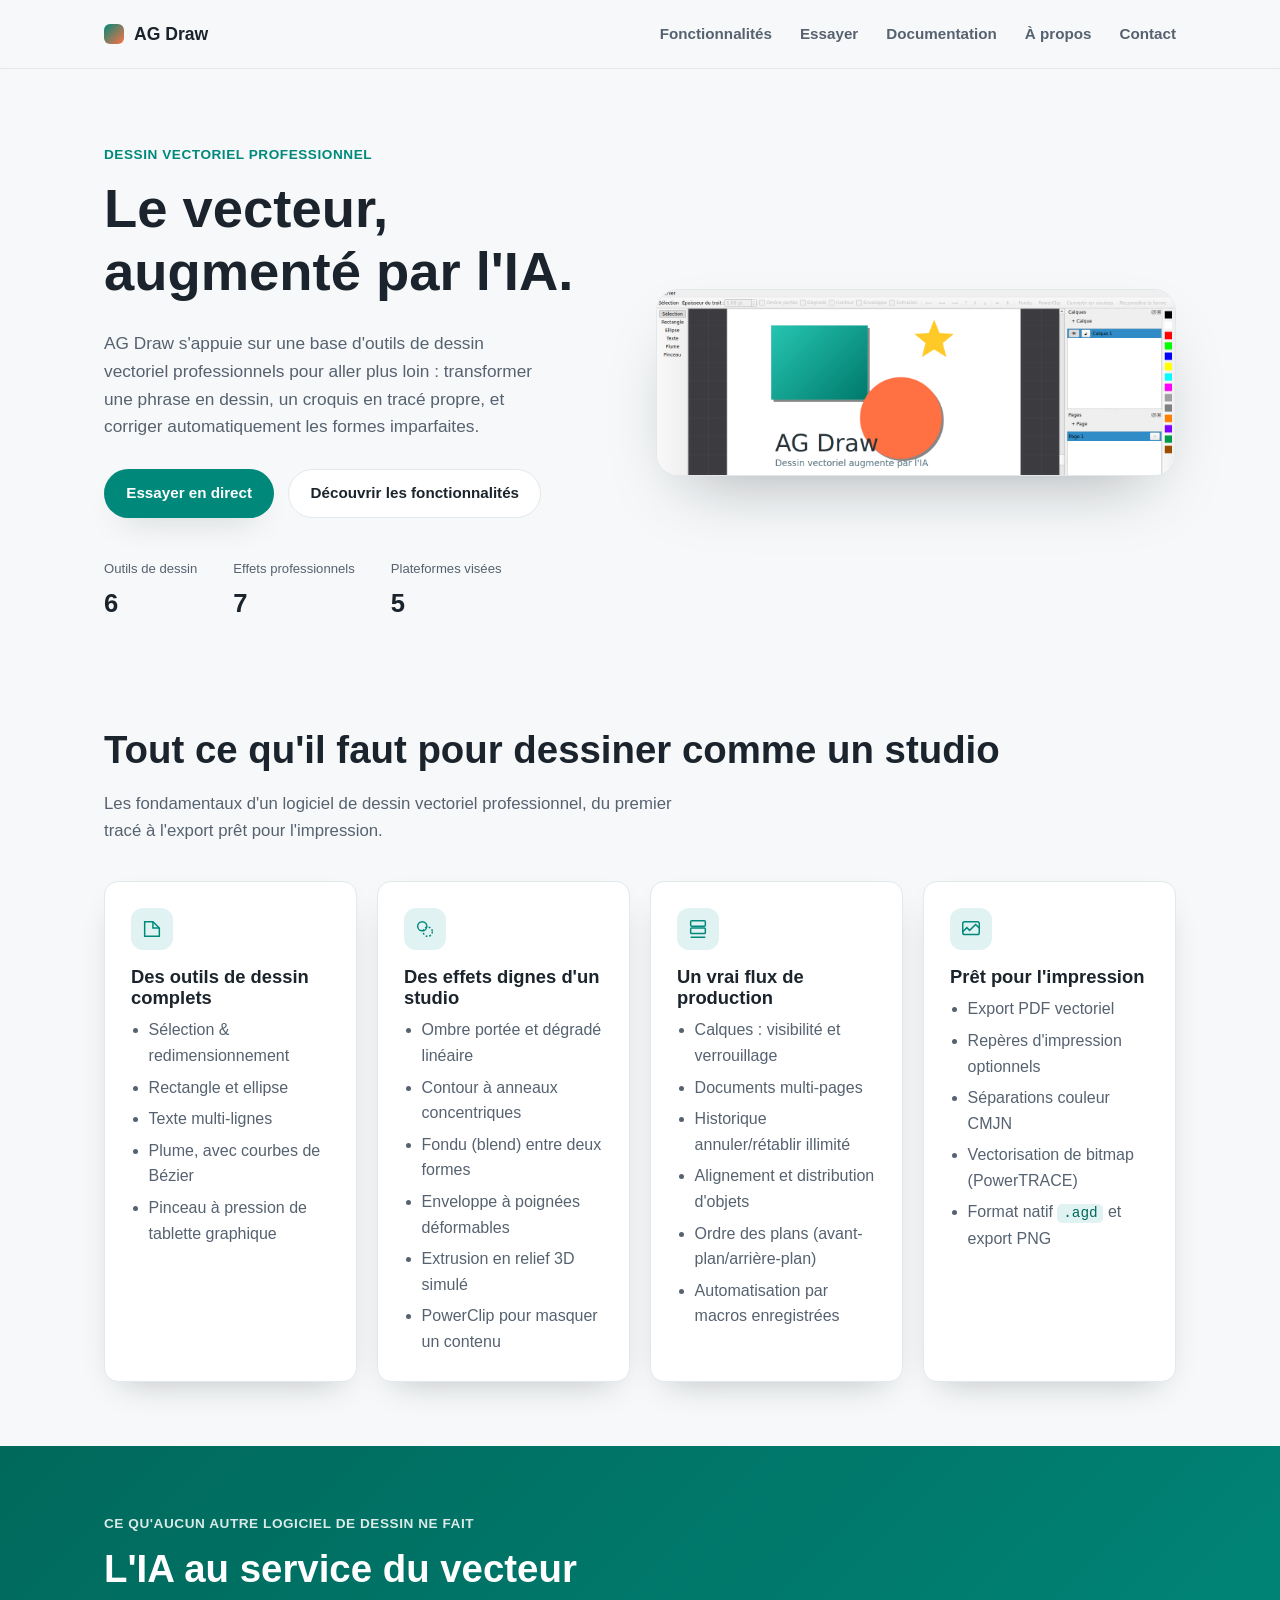
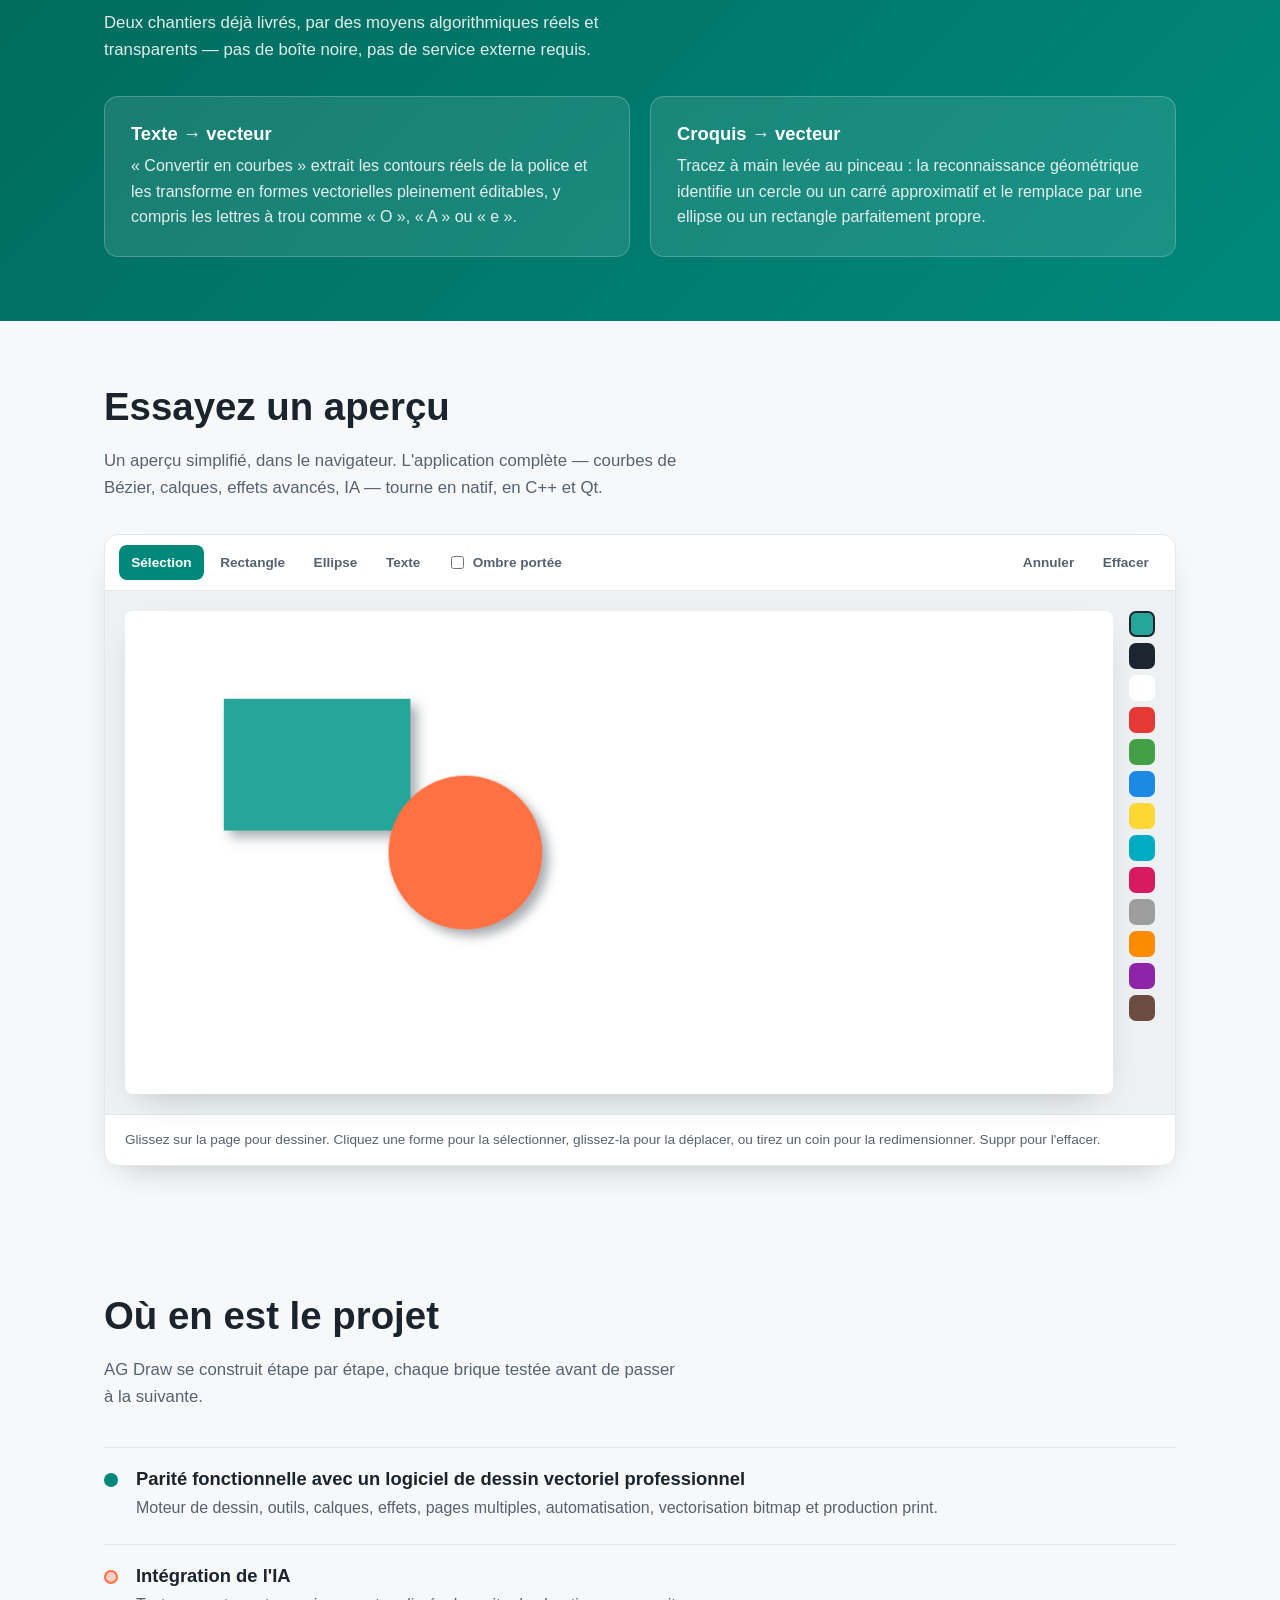
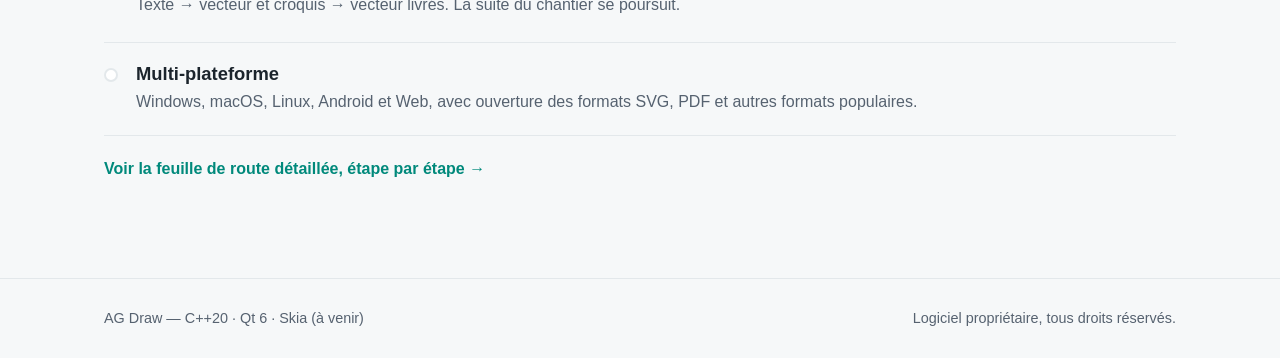
<file: web/index.html>
<!doctype html>
<html lang="fr">
<head>
  <meta charset="utf-8" />
  <meta name="viewport" content="width=device-width, initial-scale=1" />
  <title>AG Draw — Dessin vectoriel, augmenté par l'IA</title>
  <meta name="description" content="AG Draw est un logiciel de dessin vectoriel professionnel augmenté par l'IA : texte vers vecteur, croquis vers vecteur, correction automatique de formes." />
  <link rel="stylesheet" href="styles.css" />
</head>
<body>
  <header class="site-header">
    <div class="wrap header-inner">
      <a class="logo" href="#top">
        <span class="logo-mark" aria-hidden="true"></span>
        AG Draw
      </a>
      <button class="nav-toggle" id="navToggle" aria-expanded="false" aria-controls="primaryNav" aria-label="Ouvrir le menu">
        <span></span><span></span><span></span>
      </button>
      <nav class="primary-nav" id="primaryNav">
        <a href="#fonctionnalites">Fonctionnalités</a>
        <a href="#essai">Essayer</a>
        <a href="documentation.html">Documentation</a>
        <a href="a-propos.html">À propos</a>
        <a href="contact.html">Contact</a>
      </nav>
    </div>
  </header>

  <main id="top">
    <section class="hero">
      <div class="wrap hero-inner">
        <div class="hero-copy">
          <p class="eyebrow">Dessin vectoriel professionnel</p>
          <h1>Le vecteur, augmenté par l'IA.</h1>
          <p class="lede">
            AG Draw s'appuie sur une base d'outils de dessin vectoriel professionnels pour aller
            plus loin : transformer une phrase en dessin, un croquis en tracé propre, et corriger
            automatiquement les formes imparfaites.
          </p>
          <div class="hero-actions">
            <a class="btn btn-primary" href="#essai">Essayer en direct</a>
            <a class="btn btn-ghost" href="#fonctionnalites">Découvrir les fonctionnalités</a>
          </div>
          <dl class="hero-stats">
            <div><dt>Outils de dessin</dt><dd>6</dd></div>
            <div><dt>Effets professionnels</dt><dd>7</dd></div>
            <div><dt>Plateformes visées</dt><dd>5</dd></div>
          </dl>
        </div>
        <div class="hero-shot">
          <img src="assets/hero-screenshot.png" width="1400" height="500"
               alt="Capture d'écran d'AG Draw : un rectangle en dégradé, une ellipse et une étoile dessinés sur la page, avec les panneaux Calques et Pages visibles." />
        </div>
      </div>
    </section>

    <section id="fonctionnalites" class="features">
      <div class="wrap">
        <h2>Tout ce qu'il faut pour dessiner comme un studio</h2>
        <p class="section-lede">Les fondamentaux d'un logiciel de dessin vectoriel professionnel, du premier tracé à l'export prêt pour l'impression.</p>

        <div class="feature-grid">
          <article class="feature-card">
            <span class="feature-icon" aria-hidden="true">
              <svg viewBox="0 0 24 24" fill="none" stroke="currentColor" stroke-width="1.6"><path d="M4 4h9l7 7v9H4z"/><path d="M13 4v7h7"/></svg>
            </span>
            <h3>Des outils de dessin complets</h3>
            <ul>
              <li>Sélection &amp; redimensionnement</li>
              <li>Rectangle et ellipse</li>
              <li>Texte multi-lignes</li>
              <li>Plume, avec courbes de Bézier</li>
              <li>Pinceau à pression de tablette graphique</li>
            </ul>
          </article>

          <article class="feature-card">
            <span class="feature-icon" aria-hidden="true">
              <svg viewBox="0 0 24 24" fill="none" stroke="currentColor" stroke-width="1.6"><circle cx="9" cy="9" r="5"/><circle cx="15" cy="15" r="5" stroke-dasharray="2 2"/></svg>
            </span>
            <h3>Des effets dignes d'un studio</h3>
            <ul>
              <li>Ombre portée et dégradé linéaire</li>
              <li>Contour à anneaux concentriques</li>
              <li>Fondu (blend) entre deux formes</li>
              <li>Enveloppe à poignées déformables</li>
              <li>Extrusion en relief 3D simulé</li>
              <li>PowerClip pour masquer un contenu</li>
            </ul>
          </article>

          <article class="feature-card">
            <span class="feature-icon" aria-hidden="true">
              <svg viewBox="0 0 24 24" fill="none" stroke="currentColor" stroke-width="1.6"><rect x="4" y="3" width="16" height="6" rx="1"/><rect x="4" y="11" width="16" height="6" rx="1"/><path d="M4 21h16"/></svg>
            </span>
            <h3>Un vrai flux de production</h3>
            <ul>
              <li>Calques : visibilité et verrouillage</li>
              <li>Documents multi-pages</li>
              <li>Historique annuler/rétablir illimité</li>
              <li>Alignement et distribution d'objets</li>
              <li>Ordre des plans (avant-plan/arrière-plan)</li>
              <li>Automatisation par macros enregistrées</li>
            </ul>
          </article>

          <article class="feature-card">
            <span class="feature-icon" aria-hidden="true">
              <svg viewBox="0 0 24 24" fill="none" stroke="currentColor" stroke-width="1.6"><rect x="3" y="4" width="18" height="14" rx="2"/><path d="M3 15l4.5-4.5 3 3L17 7l4 4"/></svg>
            </span>
            <h3>Prêt pour l'impression</h3>
            <ul>
              <li>Export PDF vectoriel</li>
              <li>Repères d'impression optionnels</li>
              <li>Séparations couleur CMJN</li>
              <li>Vectorisation de bitmap (PowerTRACE)</li>
              <li>Format natif <code>.agd</code> et export PNG</li>
            </ul>
          </article>
        </div>
      </div>
    </section>

    <section id="ia" class="ai-section">
      <div class="wrap">
        <p class="eyebrow eyebrow-on-accent">Ce qu'aucun autre logiciel de dessin ne fait</p>
        <h2>L'IA au service du vecteur</h2>
        <p class="section-lede on-accent">
          Deux chantiers déjà livrés, par des moyens algorithmiques réels et transparents —
          pas de boîte noire, pas de service externe requis.
        </p>

        <div class="ai-grid">
          <article class="ai-card">
            <h3>Texte → vecteur</h3>
            <p>
              « Convertir en courbes » extrait les contours réels de la police et les transforme
              en formes vectorielles pleinement éditables, y compris les lettres à trou comme
              « O », « A » ou « e ».
            </p>
          </article>
          <article class="ai-card">
            <h3>Croquis → vecteur</h3>
            <p>
              Tracez à main levée au pinceau : la reconnaissance géométrique identifie un cercle
              ou un carré approximatif et le remplace par une ellipse ou un rectangle
              parfaitement propre.
            </p>
          </article>
        </div>
      </div>
    </section>

    <section id="essai" class="demo-section">
      <div class="wrap">
        <h2>Essayez un aperçu</h2>
        <p class="section-lede">
          Un aperçu simplifié, dans le navigateur. L'application complète — courbes de Bézier,
          calques, effets avancés, IA — tourne en natif, en C++ et Qt.
        </p>

        <div class="demo-app" id="demoApp">
          <div class="demo-toolbar" role="toolbar" aria-label="Outils de la démo">
            <button type="button" class="demo-tool is-active" data-tool="select">Sélection</button>
            <button type="button" class="demo-tool" data-tool="rect">Rectangle</button>
            <button type="button" class="demo-tool" data-tool="ellipse">Ellipse</button>
            <button type="button" class="demo-tool" data-tool="text">Texte</button>
            <label class="demo-shadow-toggle">
              <input type="checkbox" id="demoShadow" />
              Ombre portée
            </label>
            <div class="demo-toolbar-spacer"></div>
            <button type="button" class="demo-tool" id="demoUndo" title="Annuler (Ctrl+Z)">Annuler</button>
            <button type="button" class="demo-tool" id="demoClear" title="Tout effacer">Effacer</button>
          </div>
          <div class="demo-body">
            <div class="demo-canvas-wrap">
              <canvas id="demoCanvas" width="900" height="440" tabindex="0"
                      aria-label="Zone de dessin de la démo : choisissez un outil puis glissez pour dessiner"></canvas>
              <input type="text" id="demoTextInput" class="demo-text-input" aria-label="Texte à insérer" />
            </div>
            <div class="demo-palette" id="demoPalette" role="group" aria-label="Couleurs"></div>
          </div>
          <p class="demo-hint">
            Glissez sur la page pour dessiner. Cliquez une forme pour la sélectionner, glissez-la
            pour la déplacer, ou tirez un coin pour la redimensionner. Suppr pour l'effacer.
          </p>
        </div>
      </div>
    </section>

    <section id="feuille-de-route" class="roadmap">
      <div class="wrap">
        <h2>Où en est le projet</h2>
        <p class="section-lede">AG Draw se construit étape par étape, chaque brique testée avant de passer à la suivante.</p>

        <ol class="roadmap-list">
          <li class="done">
            <span class="roadmap-marker" aria-hidden="true"></span>
            <div>
              <h3>Parité fonctionnelle avec un logiciel de dessin vectoriel professionnel</h3>
              <p>Moteur de dessin, outils, calques, effets, pages multiples, automatisation, vectorisation bitmap et production print.</p>
            </div>
          </li>
          <li class="in-progress">
            <span class="roadmap-marker" aria-hidden="true"></span>
            <div>
              <h3>Intégration de l'IA</h3>
              <p>Texte → vecteur et croquis → vecteur livrés. La suite du chantier se poursuit.</p>
            </div>
          </li>
          <li>
            <span class="roadmap-marker" aria-hidden="true"></span>
            <div>
              <h3>Multi-plateforme</h3>
              <p>Windows, macOS, Linux, Android et Web, avec ouverture des formats SVG, PDF et autres formats populaires.</p>
            </div>
          </li>
        </ol>

        <a class="text-link" href="a-propos.html">Voir la feuille de route détaillée, étape par étape →</a>
      </div>
    </section>
  </main>

  <footer class="site-footer">
    <div class="wrap footer-inner">
      <p>AG Draw — C++20 · Qt 6 · Skia (à venir)</p>
      <p>Logiciel propriétaire, tous droits réservés.</p>
    </div>
  </footer>

  <script src="script.js"></script>
</body>
</html>
</file>
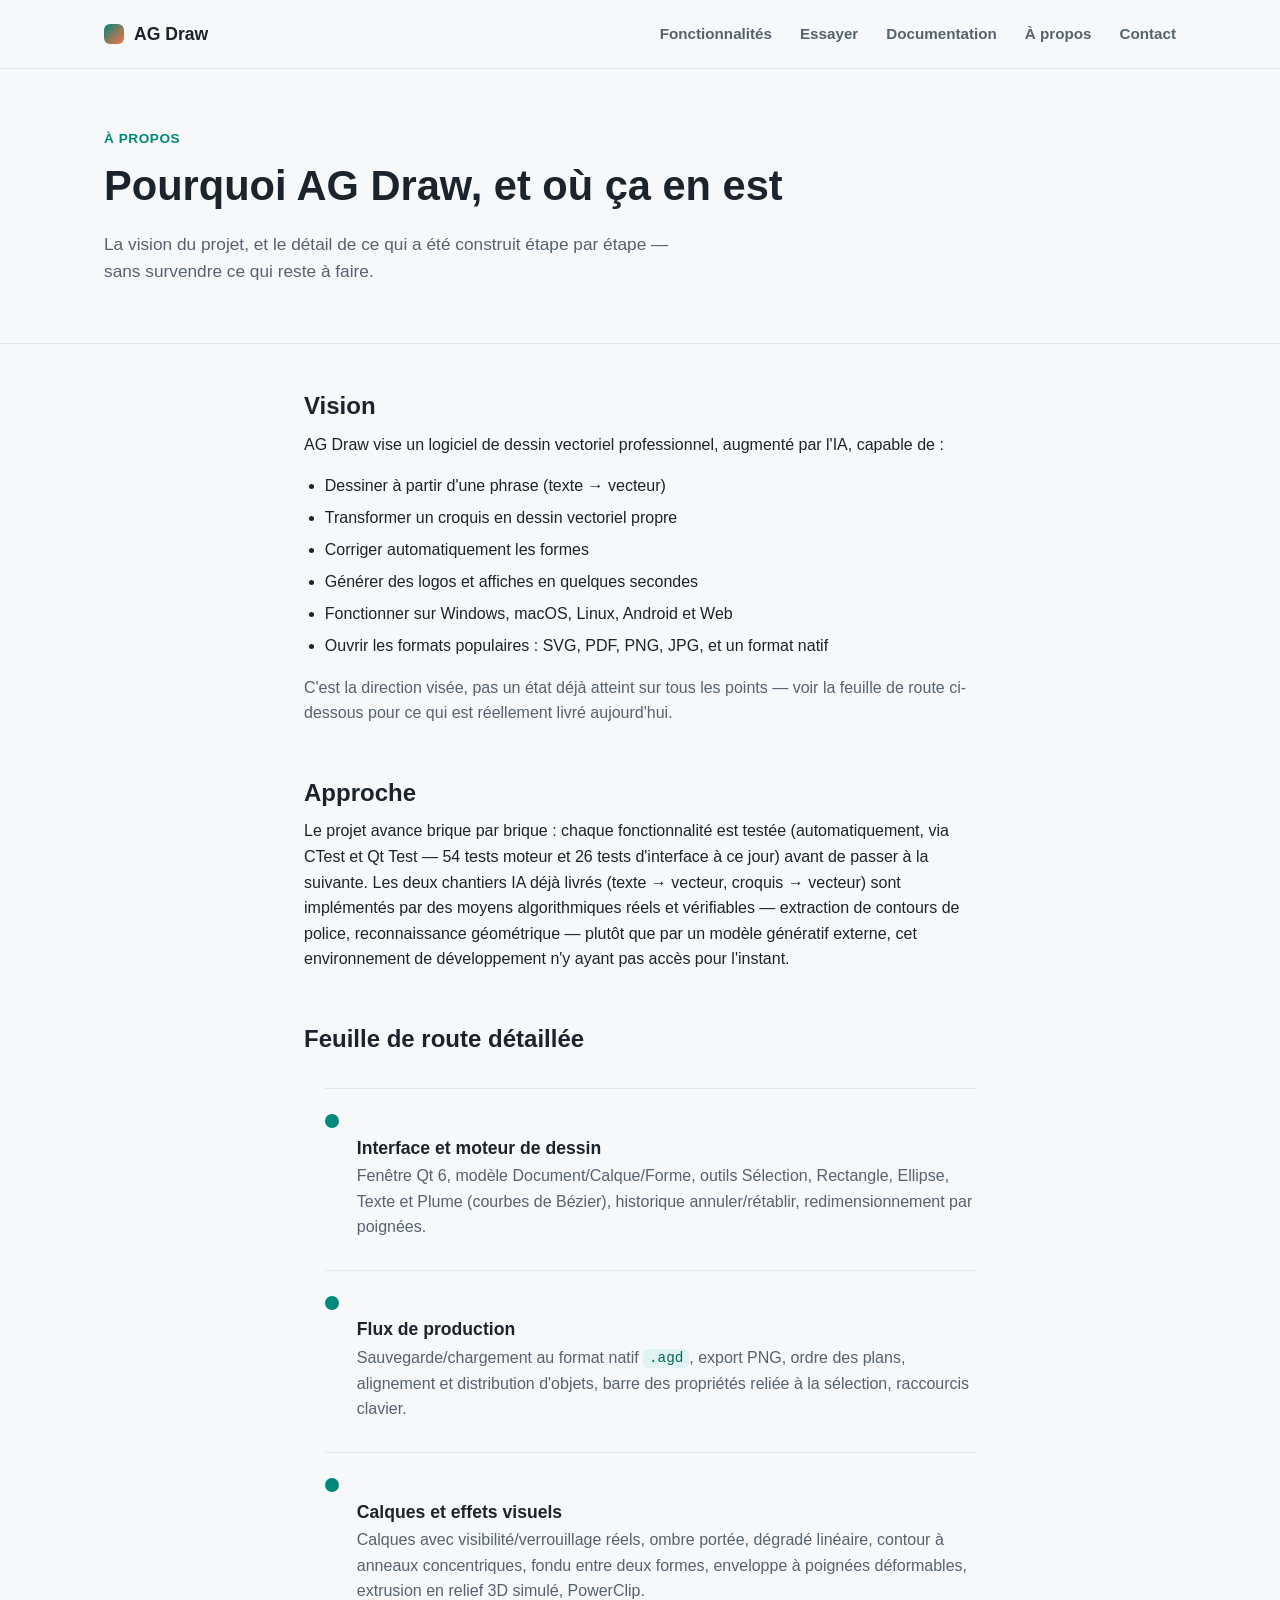
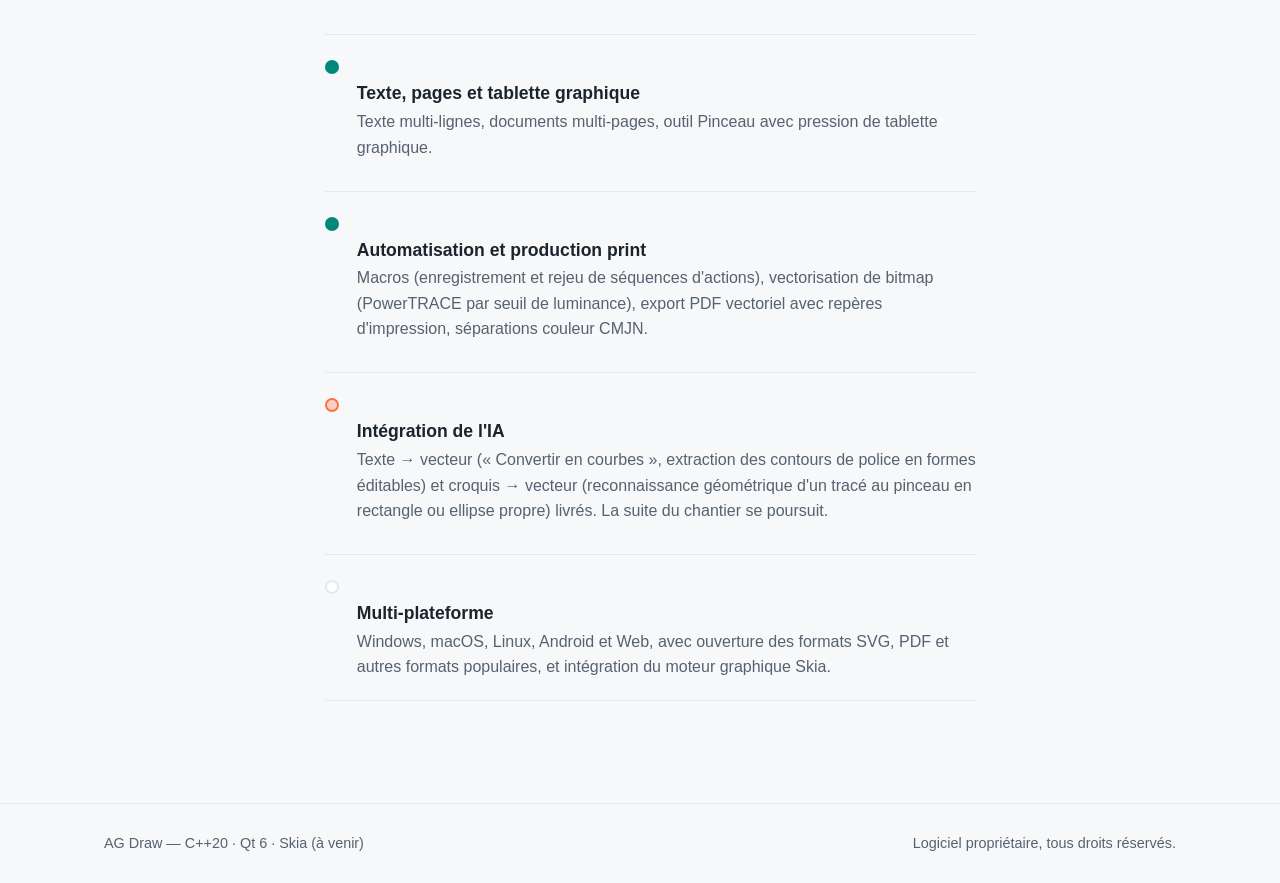
<file: web/a-propos.html>
<!doctype html>
<html lang="fr">
<head>
  <meta charset="utf-8" />
  <meta name="viewport" content="width=device-width, initial-scale=1" />
  <title>À propos — AG Draw</title>
  <meta name="description" content="La vision d'AG Draw et la feuille de route détaillée, étape par étape." />
  <link rel="stylesheet" href="styles.css" />
</head>
<body>
  <header class="site-header">
    <div class="wrap header-inner">
      <a class="logo" href="index.html#top">
        <span class="logo-mark" aria-hidden="true"></span>
        AG Draw
      </a>
      <button class="nav-toggle" id="navToggle" aria-expanded="false" aria-controls="primaryNav" aria-label="Ouvrir le menu">
        <span></span><span></span><span></span>
      </button>
      <nav class="primary-nav" id="primaryNav">
        <a href="index.html#fonctionnalites">Fonctionnalités</a>
        <a href="index.html#essai">Essayer</a>
        <a href="documentation.html">Documentation</a>
        <a href="a-propos.html">À propos</a>
        <a href="contact.html">Contact</a>
      </nav>
    </div>
  </header>

  <main>
    <section class="page-header">
      <div class="wrap">
        <p class="eyebrow">À propos</p>
        <h1>Pourquoi AG Draw, et où ça en est</h1>
        <p class="lede">
          La vision du projet, et le détail de ce qui a été construit étape par étape —
          sans survendre ce qui reste à faire.
        </p>
      </div>
    </section>

    <section class="prose-section">
      <div class="wrap prose">
        <h2>Vision</h2>
        <p>
          AG Draw vise un logiciel de dessin vectoriel professionnel, augmenté par l'IA,
          capable de :
        </p>
        <ul>
          <li>Dessiner à partir d'une phrase (texte → vecteur)</li>
          <li>Transformer un croquis en dessin vectoriel propre</li>
          <li>Corriger automatiquement les formes</li>
          <li>Générer des logos et affiches en quelques secondes</li>
          <li>Fonctionner sur Windows, macOS, Linux, Android et Web</li>
          <li>Ouvrir les formats populaires : SVG, PDF, PNG, JPG, et un format natif</li>
        </ul>
        <p class="muted">
          C'est la direction visée, pas un état déjà atteint sur tous les points — voir la
          feuille de route ci-dessous pour ce qui est réellement livré aujourd'hui.
        </p>

        <h2>Approche</h2>
        <p>
          Le projet avance brique par brique : chaque fonctionnalité est testée
          (automatiquement, via CTest et Qt Test — 54 tests moteur et 26 tests
          d'interface à ce jour) avant de passer à la suivante. Les deux chantiers IA déjà
          livrés (texte → vecteur, croquis → vecteur) sont implémentés par des moyens
          algorithmiques réels et vérifiables — extraction de contours de police,
          reconnaissance géométrique — plutôt que par un modèle génératif externe, cet
          environnement de développement n'y ayant pas accès pour l'instant.
        </p>

        <h2>Feuille de route détaillée</h2>

        <ol class="roadmap-list">
          <li class="done">
            <span class="roadmap-marker" aria-hidden="true"></span>
            <div>
              <h3>Interface et moteur de dessin</h3>
              <p>Fenêtre Qt 6, modèle Document/Calque/Forme, outils Sélection, Rectangle, Ellipse,
                Texte et Plume (courbes de Bézier), historique annuler/rétablir, redimensionnement
                par poignées.</p>
            </div>
          </li>
          <li class="done">
            <span class="roadmap-marker" aria-hidden="true"></span>
            <div>
              <h3>Flux de production</h3>
              <p>Sauvegarde/chargement au format natif <code>.agd</code>, export PNG, ordre des
                plans, alignement et distribution d'objets, barre des propriétés reliée à la
                sélection, raccourcis clavier.</p>
            </div>
          </li>
          <li class="done">
            <span class="roadmap-marker" aria-hidden="true"></span>
            <div>
              <h3>Calques et effets visuels</h3>
              <p>Calques avec visibilité/verrouillage réels, ombre portée, dégradé linéaire,
                contour à anneaux concentriques, fondu entre deux formes, enveloppe à poignées
                déformables, extrusion en relief 3D simulé, PowerClip.</p>
            </div>
          </li>
          <li class="done">
            <span class="roadmap-marker" aria-hidden="true"></span>
            <div>
              <h3>Texte, pages et tablette graphique</h3>
              <p>Texte multi-lignes, documents multi-pages, outil Pinceau avec pression de
                tablette graphique.</p>
            </div>
          </li>
          <li class="done">
            <span class="roadmap-marker" aria-hidden="true"></span>
            <div>
              <h3>Automatisation et production print</h3>
              <p>Macros (enregistrement et rejeu de séquences d'actions), vectorisation de
                bitmap (PowerTRACE par seuil de luminance), export PDF vectoriel avec repères
                d'impression, séparations couleur CMJN.</p>
            </div>
          </li>
          <li class="in-progress">
            <span class="roadmap-marker" aria-hidden="true"></span>
            <div>
              <h3>Intégration de l'IA</h3>
              <p>Texte → vecteur (« Convertir en courbes », extraction des contours de police en
                formes éditables) et croquis → vecteur (reconnaissance géométrique d'un tracé au
                pinceau en rectangle ou ellipse propre) livrés. La suite du chantier se
                poursuit.</p>
            </div>
          </li>
          <li>
            <span class="roadmap-marker" aria-hidden="true"></span>
            <div>
              <h3>Multi-plateforme</h3>
              <p>Windows, macOS, Linux, Android et Web, avec ouverture des formats SVG, PDF et
                autres formats populaires, et intégration du moteur graphique Skia.</p>
            </div>
          </li>
        </ol>
      </div>
    </section>
  </main>

  <footer class="site-footer">
    <div class="wrap footer-inner">
      <p>AG Draw — C++20 · Qt 6 · Skia (à venir)</p>
      <p>Logiciel propriétaire, tous droits réservés.</p>
    </div>
  </footer>

  <script src="script.js"></script>
</body>
</html>
</file>
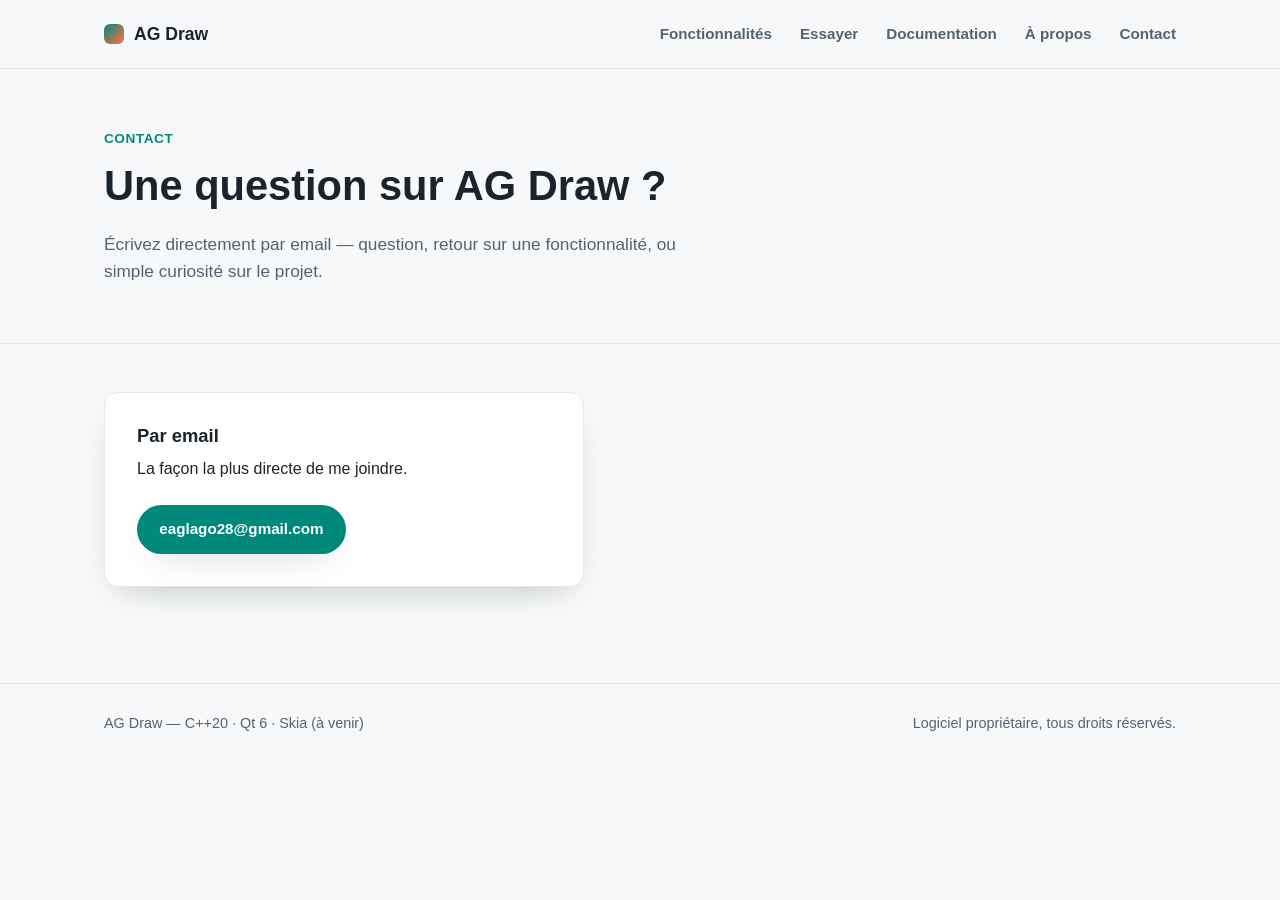
<file: web/contact.html>
<!doctype html>
<html lang="fr">
<head>
  <meta charset="utf-8" />
  <meta name="viewport" content="width=device-width, initial-scale=1" />
  <title>Contact — AG Draw</title>
  <meta name="description" content="Une question sur AG Draw ? Contactez-nous par email." />
  <link rel="stylesheet" href="styles.css" />
</head>
<body>
  <header class="site-header">
    <div class="wrap header-inner">
      <a class="logo" href="index.html#top">
        <span class="logo-mark" aria-hidden="true"></span>
        AG Draw
      </a>
      <button class="nav-toggle" id="navToggle" aria-expanded="false" aria-controls="primaryNav" aria-label="Ouvrir le menu">
        <span></span><span></span><span></span>
      </button>
      <nav class="primary-nav" id="primaryNav">
        <a href="index.html#fonctionnalites">Fonctionnalités</a>
        <a href="index.html#essai">Essayer</a>
        <a href="documentation.html">Documentation</a>
        <a href="a-propos.html">À propos</a>
        <a href="contact.html">Contact</a>
      </nav>
    </div>
  </header>

  <main>
    <section class="page-header">
      <div class="wrap">
        <p class="eyebrow">Contact</p>
        <h1>Une question sur AG Draw ?</h1>
        <p class="lede">
          Écrivez directement par email — question, retour sur une fonctionnalité, ou
          simple curiosité sur le projet.
        </p>
      </div>
    </section>

    <section class="prose-section">
      <div class="wrap">
        <div class="contact-card">
          <h3>Par email</h3>
          <p class="muted">La façon la plus directe de me joindre.</p>
          <a class="btn btn-primary" href="mailto:eaglago28@gmail.com">eaglago28@gmail.com</a>
        </div>
      </div>
    </section>
  </main>

  <footer class="site-footer">
    <div class="wrap footer-inner">
      <p>AG Draw — C++20 · Qt 6 · Skia (à venir)</p>
      <p>Logiciel propriétaire, tous droits réservés.</p>
    </div>
  </footer>

  <script src="script.js"></script>
</body>
</html>
</file>
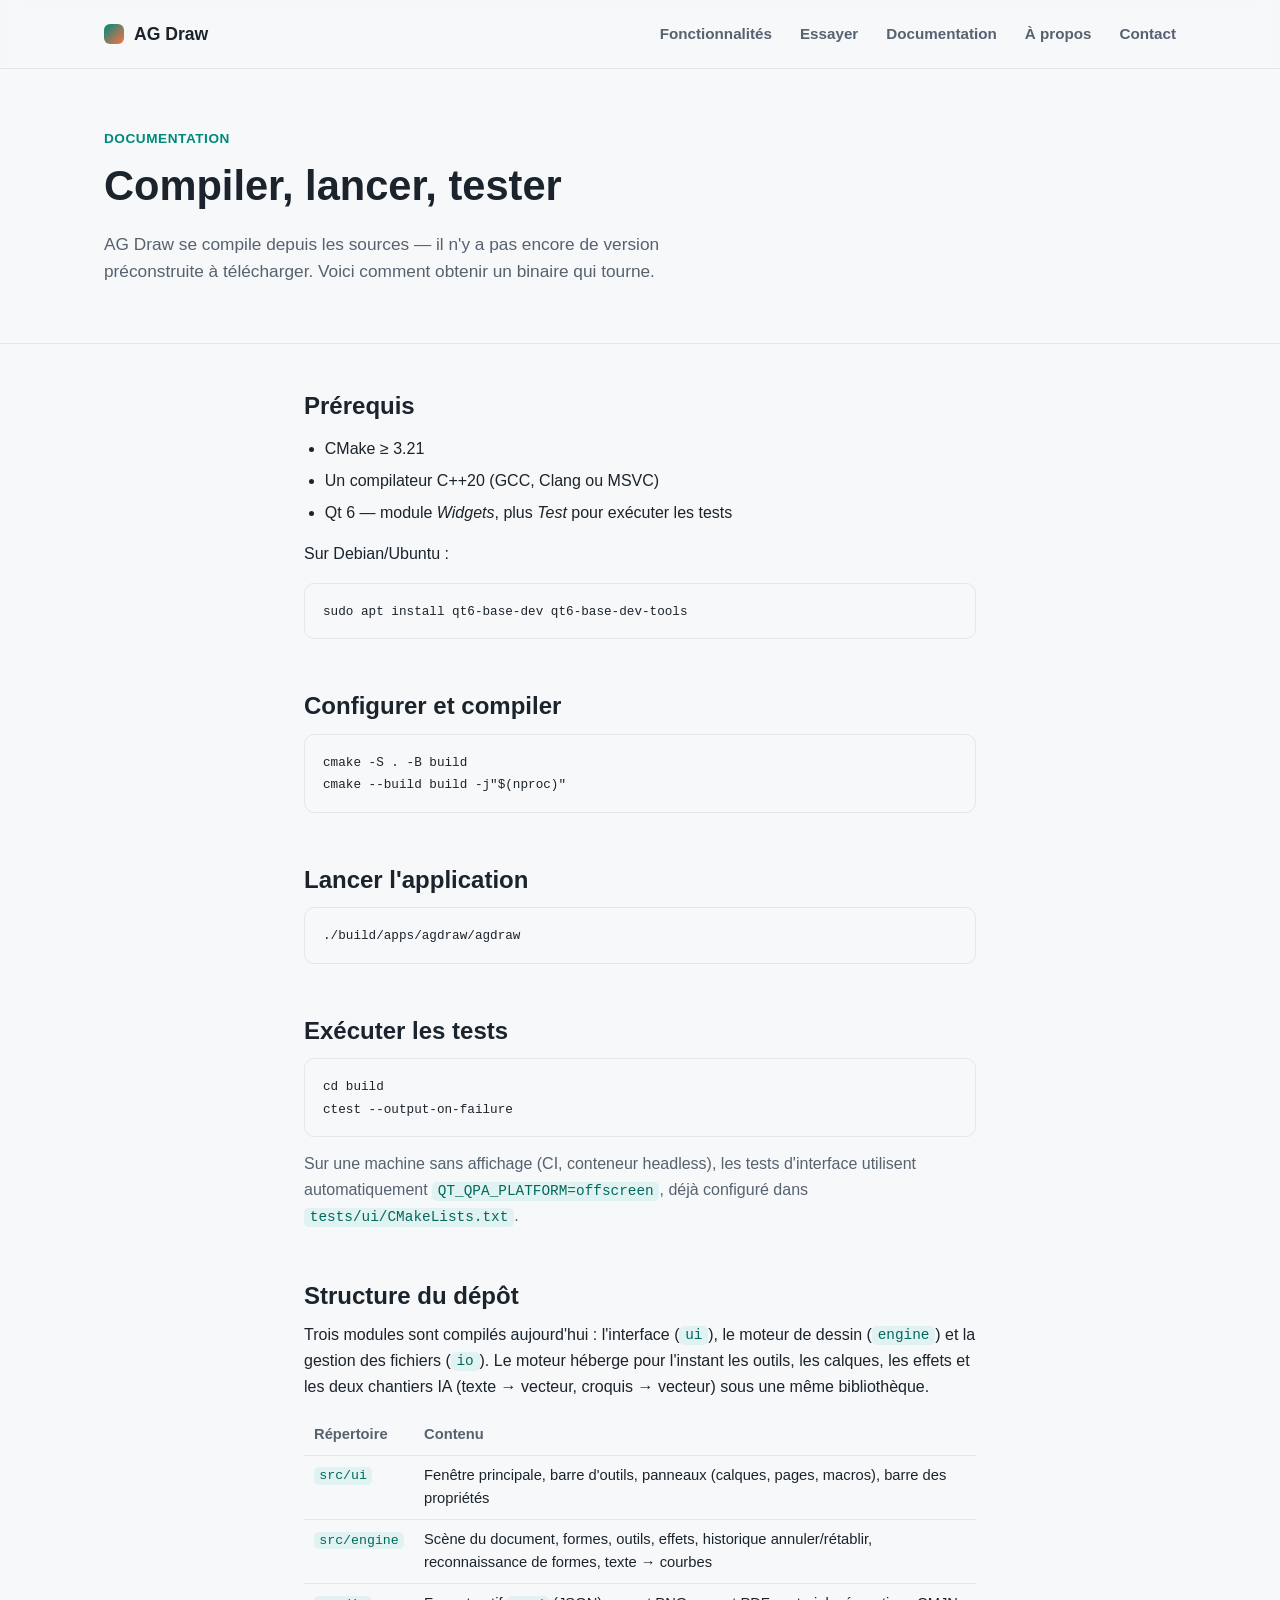
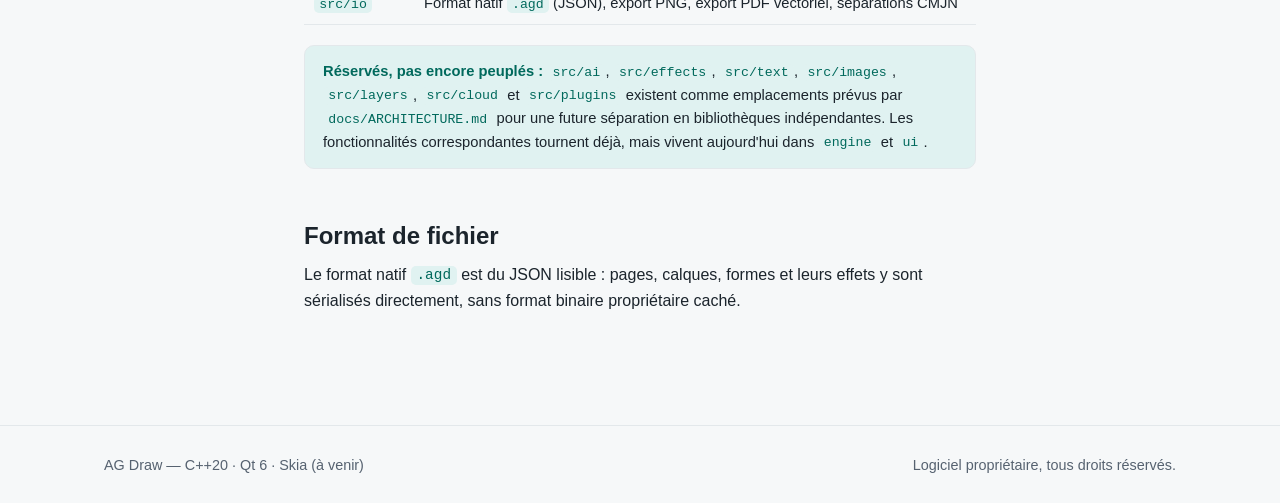
<file: web/documentation.html>
<!doctype html>
<html lang="fr">
<head>
  <meta charset="utf-8" />
  <meta name="viewport" content="width=device-width, initial-scale=1" />
  <title>Documentation — AG Draw</title>
  <meta name="description" content="Compiler, lancer et tester AG Draw : prérequis, commandes CMake, structure réelle du dépôt." />
  <link rel="stylesheet" href="styles.css" />
</head>
<body>
  <header class="site-header">
    <div class="wrap header-inner">
      <a class="logo" href="index.html#top">
        <span class="logo-mark" aria-hidden="true"></span>
        AG Draw
      </a>
      <button class="nav-toggle" id="navToggle" aria-expanded="false" aria-controls="primaryNav" aria-label="Ouvrir le menu">
        <span></span><span></span><span></span>
      </button>
      <nav class="primary-nav" id="primaryNav">
        <a href="index.html#fonctionnalites">Fonctionnalités</a>
        <a href="index.html#essai">Essayer</a>
        <a href="documentation.html">Documentation</a>
        <a href="a-propos.html">À propos</a>
        <a href="contact.html">Contact</a>
      </nav>
    </div>
  </header>

  <main>
    <section class="page-header">
      <div class="wrap">
        <p class="eyebrow">Documentation</p>
        <h1>Compiler, lancer, tester</h1>
        <p class="lede">
          AG Draw se compile depuis les sources — il n'y a pas encore de version
          préconstruite à télécharger. Voici comment obtenir un binaire qui tourne.
        </p>
      </div>
    </section>

    <section class="prose-section">
      <div class="wrap prose">
        <h2>Prérequis</h2>
        <ul>
          <li>CMake ≥ 3.21</li>
          <li>Un compilateur C++20 (GCC, Clang ou MSVC)</li>
          <li>Qt 6 — module <em>Widgets</em>, plus <em>Test</em> pour exécuter les tests</li>
        </ul>
        <p>Sur Debian/Ubuntu :</p>
        <pre><code>sudo apt install qt6-base-dev qt6-base-dev-tools</code></pre>

        <h2>Configurer et compiler</h2>
        <pre><code>cmake -S . -B build
cmake --build build -j"$(nproc)"</code></pre>

        <h2>Lancer l'application</h2>
        <pre><code>./build/apps/agdraw/agdraw</code></pre>

        <h2>Exécuter les tests</h2>
        <pre><code>cd build
ctest --output-on-failure</code></pre>
        <p class="muted">
          Sur une machine sans affichage (CI, conteneur headless), les tests d'interface
          utilisent automatiquement <code>QT_QPA_PLATFORM=offscreen</code>, déjà configuré
          dans <code>tests/ui/CMakeLists.txt</code>.
        </p>

        <h2>Structure du dépôt</h2>
        <p>
          Trois modules sont compilés aujourd'hui : l'interface (<code>ui</code>), le moteur
          de dessin (<code>engine</code>) et la gestion des fichiers (<code>io</code>). Le
          moteur héberge pour l'instant les outils, les calques, les effets et les deux
          chantiers IA (texte → vecteur, croquis → vecteur) sous une même bibliothèque.
        </p>
        <table>
          <tr><th>Répertoire</th><th>Contenu</th></tr>
          <tr><td><code>src/ui</code></td><td>Fenêtre principale, barre d'outils, panneaux (calques, pages, macros), barre des propriétés</td></tr>
          <tr><td><code>src/engine</code></td><td>Scène du document, formes, outils, effets, historique annuler/rétablir, reconnaissance de formes, texte → courbes</td></tr>
          <tr><td><code>src/io</code></td><td>Format natif <code>.agd</code> (JSON), export PNG, export PDF vectoriel, séparations CMJN</td></tr>
        </table>
        <div class="callout">
          <strong>Réservés, pas encore peuplés :</strong> <code>src/ai</code>,
          <code>src/effects</code>, <code>src/text</code>, <code>src/images</code>,
          <code>src/layers</code>, <code>src/cloud</code> et <code>src/plugins</code> existent
          comme emplacements prévus par <code>docs/ARCHITECTURE.md</code> pour une future
          séparation en bibliothèques indépendantes. Les fonctionnalités correspondantes
          tournent déjà, mais vivent aujourd'hui dans <code>engine</code> et <code>ui</code>.
        </div>

        <h2>Format de fichier</h2>
        <p>
          Le format natif <code>.agd</code> est du JSON lisible : pages, calques, formes et
          leurs effets y sont sérialisés directement, sans format binaire propriétaire caché.
        </p>
      </div>
    </section>
  </main>

  <footer class="site-footer">
    <div class="wrap footer-inner">
      <p>AG Draw — C++20 · Qt 6 · Skia (à venir)</p>
      <p>Logiciel propriétaire, tous droits réservés.</p>
    </div>
  </footer>

  <script src="script.js"></script>
</body>
</html>
</file>
<file: web/styles.css>
:root {
  --bg: #f6f8f9;
  --bg-elevated: #ffffff;
  --text: #1b242c;
  --text-muted: #566270;
  --border: #e3e8eb;
  --accent: #00897b;
  --accent-strong: #00695c;
  --accent-soft: #e0f2f1;
  --accent-2: #ff7043;
  --accent-gold: #ffca28;
  --radius-lg: 22px;
  --radius-md: 14px;
  --radius-sm: 10px;
  --shadow-lg: 0 30px 70px -30px rgba(15, 23, 32, 0.35);
  --shadow-md: 0 14px 34px -18px rgba(15, 23, 32, 0.3);
  --max-width: 1120px;
  color-scheme: light;
}

@media (prefers-color-scheme: dark) {
  :root {
    --bg: #0e1417;
    --bg-elevated: #161e22;
    --text: #eef3f4;
    --text-muted: #9aa8ae;
    --border: #253034;
    --accent: #26a69a;
    --accent-strong: #4dd0c4;
    --accent-soft: #10312e;
    --shadow-lg: 0 30px 70px -30px rgba(0, 0, 0, 0.65);
    --shadow-md: 0 14px 34px -18px rgba(0, 0, 0, 0.55);
    color-scheme: dark;
  }
}

* {
  box-sizing: border-box;
}

html {
  scroll-behavior: smooth;
}

body {
  margin: 0;
  background: var(--bg);
  color: var(--text);
  font: 400 16px/1.6 -apple-system, BlinkMacSystemFont, "Segoe UI", Roboto, Helvetica, Arial, sans-serif;
  -webkit-font-smoothing: antialiased;
}

img {
  max-width: 100%;
  display: block;
}

.wrap {
  max-width: var(--max-width);
  margin: 0 auto;
  padding: 0 24px;
}

h1, h2, h3 {
  line-height: 1.15;
  font-weight: 700;
  margin: 0 0 0.5em;
}

h2 {
  font-size: clamp(1.7rem, 1.3rem + 1.6vw, 2.4rem);
}

h3 {
  font-size: 1.15rem;
}

p {
  margin: 0 0 1em;
}

code {
  background: var(--accent-soft);
  color: var(--accent-strong);
  padding: 0.1em 0.4em;
  border-radius: 5px;
  font-size: 0.9em;
}

.text-link {
  display: inline-block;
  margin-top: 20px;
  font-weight: 700;
  color: var(--accent);
  text-decoration: none;
}

.text-link:hover {
  text-decoration: underline;
}

/* Pages secondaires (Documentation, À propos, Contact) */

.page-header {
  padding: 56px 0 40px;
  border-bottom: 1px solid var(--border);
}

.page-header h1 {
  font-size: clamp(1.8rem, 1.4rem + 1.6vw, 2.6rem);
}

.page-header .lede {
  max-width: 62ch;
}

.prose-section {
  padding: 48px 0 96px;
}

.prose {
  max-width: 720px;
}

.prose h2 {
  margin-top: 2.2em;
  font-size: 1.5rem;
}

.prose h2:first-child {
  margin-top: 0;
}

.prose h3 {
  margin-top: 1.6em;
  font-size: 1.1rem;
}

.prose p {
  color: var(--text);
}

.prose .muted {
  color: var(--text-muted);
}

.prose ul,
.prose ol {
  padding-left: 1.3em;
  color: var(--text);
}

.prose li {
  margin-bottom: 0.4em;
}

.prose pre {
  background: var(--bg);
  border: 1px solid var(--border);
  border-radius: var(--radius-sm);
  padding: 16px 18px;
  overflow-x: auto;
  font-size: 0.88rem;
  line-height: 1.6;
}

.prose pre code {
  background: none;
  color: var(--text);
  padding: 0;
}

.prose table {
  width: 100%;
  border-collapse: collapse;
  margin: 1em 0;
  font-size: 0.92rem;
}

.prose th,
.prose td {
  text-align: left;
  padding: 8px 10px;
  border-bottom: 1px solid var(--border);
  vertical-align: top;
}

.prose th {
  color: var(--text-muted);
  font-weight: 700;
  white-space: nowrap;
}

.callout {
  background: var(--accent-soft);
  border: 1px solid var(--border);
  border-radius: var(--radius-sm);
  padding: 14px 18px;
  font-size: 0.92rem;
  color: var(--text);
  margin: 1.4em 0;
}

.callout strong {
  color: var(--accent-strong);
}

.contact-card {
  max-width: 480px;
  background: var(--bg-elevated);
  border: 1px solid var(--border);
  border-radius: var(--radius-md);
  box-shadow: var(--shadow-md);
  padding: 32px;
}

.contact-card .btn {
  margin-top: 8px;
}

/* Header */

.site-header {
  position: sticky;
  top: 0;
  z-index: 20;
  background: color-mix(in srgb, var(--bg) 88%, transparent);
  backdrop-filter: blur(10px);
  border-bottom: 1px solid var(--border);
}

.header-inner {
  display: flex;
  align-items: center;
  justify-content: space-between;
  height: 68px;
}

.logo {
  display: flex;
  align-items: center;
  gap: 10px;
  font-weight: 800;
  font-size: 1.1rem;
  color: var(--text);
  text-decoration: none;
}

.logo-mark {
  width: 20px;
  height: 20px;
  border-radius: 6px;
  background: linear-gradient(135deg, var(--accent), var(--accent-2));
  flex: none;
}

.primary-nav {
  display: flex;
  gap: 28px;
}

.primary-nav a {
  color: var(--text-muted);
  text-decoration: none;
  font-size: 0.95rem;
  font-weight: 600;
}

.primary-nav a:hover {
  color: var(--accent);
}

.nav-toggle {
  display: none;
  flex-direction: column;
  justify-content: center;
  gap: 4px;
  width: 36px;
  height: 36px;
  background: none;
  border: 1px solid var(--border);
  border-radius: 8px;
  cursor: pointer;
}

.nav-toggle span {
  display: block;
  height: 2px;
  margin: 0 7px;
  background: var(--text);
  border-radius: 2px;
}

/* Buttons */

.btn {
  display: inline-flex;
  align-items: center;
  justify-content: center;
  padding: 0.75em 1.4em;
  border-radius: 999px;
  font-weight: 700;
  font-size: 0.95rem;
  text-decoration: none;
  border: 1px solid transparent;
  transition: transform 0.15s ease, box-shadow 0.15s ease;
}

.btn:hover {
  transform: translateY(-1px);
}

.btn-primary {
  background: var(--accent);
  color: #fff;
  box-shadow: var(--shadow-md);
}

.btn-primary:hover {
  background: var(--accent-strong);
}

.btn-ghost {
  border-color: var(--border);
  color: var(--text);
  background: var(--bg-elevated);
}

/* Hero */

.hero {
  padding: 72px 0 40px;
}

.hero-inner {
  display: grid;
  grid-template-columns: minmax(0, 1fr) minmax(0, 1.05fr);
  gap: 56px;
  align-items: center;
}

.eyebrow {
  display: inline-block;
  font-weight: 700;
  font-size: 0.85rem;
  letter-spacing: 0.04em;
  text-transform: uppercase;
  color: var(--accent);
  margin: 0 0 0.9em;
}

h1 {
  font-size: clamp(2.2rem, 1.6rem + 2.6vw, 3.4rem);
}

.lede {
  color: var(--text-muted);
  font-size: 1.08rem;
  max-width: 46ch;
}

.hero-actions {
  display: flex;
  gap: 14px;
  flex-wrap: wrap;
  margin: 28px 0 40px;
}

.hero-stats {
  display: flex;
  gap: 36px;
  margin: 0;
}

.hero-stats dt {
  font-size: 0.82rem;
  color: var(--text-muted);
  margin-bottom: 4px;
}

.hero-stats dd {
  margin: 0;
  font-size: 1.6rem;
  font-weight: 800;
  color: var(--text);
}

.hero-shot {
  border-radius: var(--radius-lg);
  overflow: hidden;
  box-shadow: var(--shadow-lg);
  border: 1px solid var(--border);
  background: var(--bg-elevated);
}

.hero-shot img {
  width: 100%;
  height: auto;
}

/* Features */

.features {
  padding: 64px 0;
}

.section-lede {
  color: var(--text-muted);
  max-width: 62ch;
  font-size: 1.05rem;
}

.feature-grid {
  display: grid;
  grid-template-columns: repeat(auto-fit, minmax(240px, 1fr));
  gap: 20px;
  margin-top: 36px;
}

.feature-card {
  background: var(--bg-elevated);
  border: 1px solid var(--border);
  border-radius: var(--radius-md);
  padding: 26px;
  box-shadow: var(--shadow-md);
}

.feature-icon {
  display: inline-flex;
  align-items: center;
  justify-content: center;
  width: 42px;
  height: 42px;
  border-radius: 12px;
  background: var(--accent-soft);
  color: var(--accent);
  margin-bottom: 16px;
}

.feature-icon svg {
  width: 22px;
  height: 22px;
}

.feature-card ul {
  margin: 0;
  padding-left: 1.1em;
  color: var(--text-muted);
}

.feature-card li {
  margin-bottom: 6px;
}

.feature-card li:last-child {
  margin-bottom: 0;
}

/* AI section */

.ai-section {
  padding: 64px 0;
  background: linear-gradient(135deg, var(--accent-strong), var(--accent));
  color: #fff;
}

.eyebrow-on-accent {
  color: rgba(255, 255, 255, 0.85);
}

.on-accent {
  color: rgba(255, 255, 255, 0.88);
}

.ai-section h2 {
  color: #fff;
}

.ai-grid {
  display: grid;
  grid-template-columns: repeat(auto-fit, minmax(260px, 1fr));
  gap: 20px;
  margin-top: 32px;
}

.ai-card {
  background: rgba(255, 255, 255, 0.1);
  border: 1px solid rgba(255, 255, 255, 0.22);
  border-radius: var(--radius-md);
  padding: 26px;
  backdrop-filter: blur(6px);
}

.ai-card h3 {
  color: #fff;
}

.ai-card p {
  color: rgba(255, 255, 255, 0.88);
  margin: 0;
}

/* Démo interactive */

.demo-section {
  padding: 64px 0;
}

.demo-app {
  margin-top: 32px;
  background: var(--bg-elevated);
  border: 1px solid var(--border);
  border-radius: var(--radius-md);
  box-shadow: var(--shadow-md);
  overflow: hidden;
}

.demo-toolbar {
  display: flex;
  align-items: center;
  flex-wrap: wrap;
  gap: 4px;
  padding: 10px 14px;
  border-bottom: 1px solid var(--border);
}

.demo-tool {
  font: inherit;
  font-weight: 600;
  font-size: 0.85rem;
  color: var(--text-muted);
  background: none;
  border: none;
  border-radius: 8px;
  padding: 0.5em 0.9em;
  cursor: pointer;
}

.demo-tool:hover {
  background: var(--accent-soft);
  color: var(--text);
}

.demo-tool.is-active {
  background: var(--accent);
  color: #fff;
}

.demo-shadow-toggle {
  display: flex;
  align-items: center;
  gap: 6px;
  padding: 0 10px;
  font-size: 0.85rem;
  font-weight: 600;
  color: var(--text-muted);
  cursor: pointer;
}

.demo-toolbar-spacer {
  flex: 1;
}

.demo-body {
  display: flex;
  gap: 16px;
  padding: 20px;
  background: color-mix(in srgb, var(--border) 45%, var(--bg));
}

.demo-canvas-wrap {
  position: relative;
  flex: 1;
  min-width: 0;
}

#demoCanvas {
  display: block;
  width: 100%;
  height: auto;
  aspect-ratio: 900 / 440;
  background: #fff;
  border-radius: 8px;
  box-shadow: var(--shadow-md);
  cursor: crosshair;
  touch-action: none;
}

#demoCanvas:focus-visible {
  outline: 2px solid var(--accent);
  outline-offset: 2px;
}

.demo-text-input {
  position: absolute;
  z-index: 5;
  display: none;
  font: 600 16px -apple-system, BlinkMacSystemFont, "Segoe UI", Roboto, sans-serif;
  padding: 3px 6px;
  border: 1px solid var(--accent);
  border-radius: 5px;
  background: #fff;
  color: #1c2530;
  min-width: 120px;
}

.demo-palette {
  flex: none;
  display: flex;
  flex-direction: column;
  gap: 6px;
}

.demo-swatch {
  width: 26px;
  height: 26px;
  border-radius: 7px;
  padding: 0;
  border: 2px solid transparent;
  cursor: pointer;
}

.demo-swatch.is-active {
  border-color: var(--text);
}

.demo-hint {
  margin: 0;
  padding: 14px 20px;
  border-top: 1px solid var(--border);
  color: var(--text-muted);
  font-size: 0.85rem;
}

@media (max-width: 640px) {
  .demo-body {
    flex-direction: column;
  }

  .demo-palette {
    flex-direction: row;
    flex-wrap: wrap;
  }
}

/* Roadmap */

.roadmap {
  padding: 64px 0 96px;
}

.roadmap-list {
  list-style: none;
  margin: 36px 0 0;
  padding: 0;
  display: flex;
  flex-direction: column;
  gap: 4px;
}

.roadmap-list li {
  display: flex;
  gap: 18px;
  padding: 20px 0;
  border-top: 1px solid var(--border);
}

.roadmap-list li:last-child {
  border-bottom: 1px solid var(--border);
}

.roadmap-marker {
  flex: none;
  width: 14px;
  height: 14px;
  margin-top: 5px;
  border-radius: 50%;
  border: 2px solid var(--border);
  background: var(--bg-elevated);
}

.roadmap-list li.done .roadmap-marker {
  background: var(--accent);
  border-color: var(--accent);
}

.roadmap-list li.in-progress .roadmap-marker {
  border-color: var(--accent-2);
  background: color-mix(in srgb, var(--accent-2) 30%, transparent);
}

.roadmap-list h3 {
  margin-bottom: 0.3em;
}

.roadmap-list p {
  color: var(--text-muted);
  margin: 0;
}

/* Footer */

.site-footer {
  border-top: 1px solid var(--border);
  padding: 28px 0;
}

.footer-inner {
  display: flex;
  justify-content: space-between;
  flex-wrap: wrap;
  gap: 8px;
  color: var(--text-muted);
  font-size: 0.9rem;
}

.footer-inner p {
  margin: 0;
}

/* Responsive */

@media (max-width: 860px) {
  .hero-inner {
    grid-template-columns: 1fr;
  }

  .hero {
    padding-top: 48px;
  }

  .nav-toggle {
    display: flex;
  }

  .primary-nav {
    position: absolute;
    top: 68px;
    left: 0;
    right: 0;
    background: var(--bg-elevated);
    border-bottom: 1px solid var(--border);
    flex-direction: column;
    gap: 0;
    padding: 8px 24px 16px;
    display: none;
  }

  .primary-nav.open {
    display: flex;
  }

  .primary-nav a {
    padding: 12px 0;
    border-top: 1px solid var(--border);
  }

  .primary-nav a:first-child {
    border-top: none;
  }
}

@media (max-width: 520px) {
  .hero-stats {
    gap: 24px;
    flex-wrap: wrap;
  }
}
</file>
